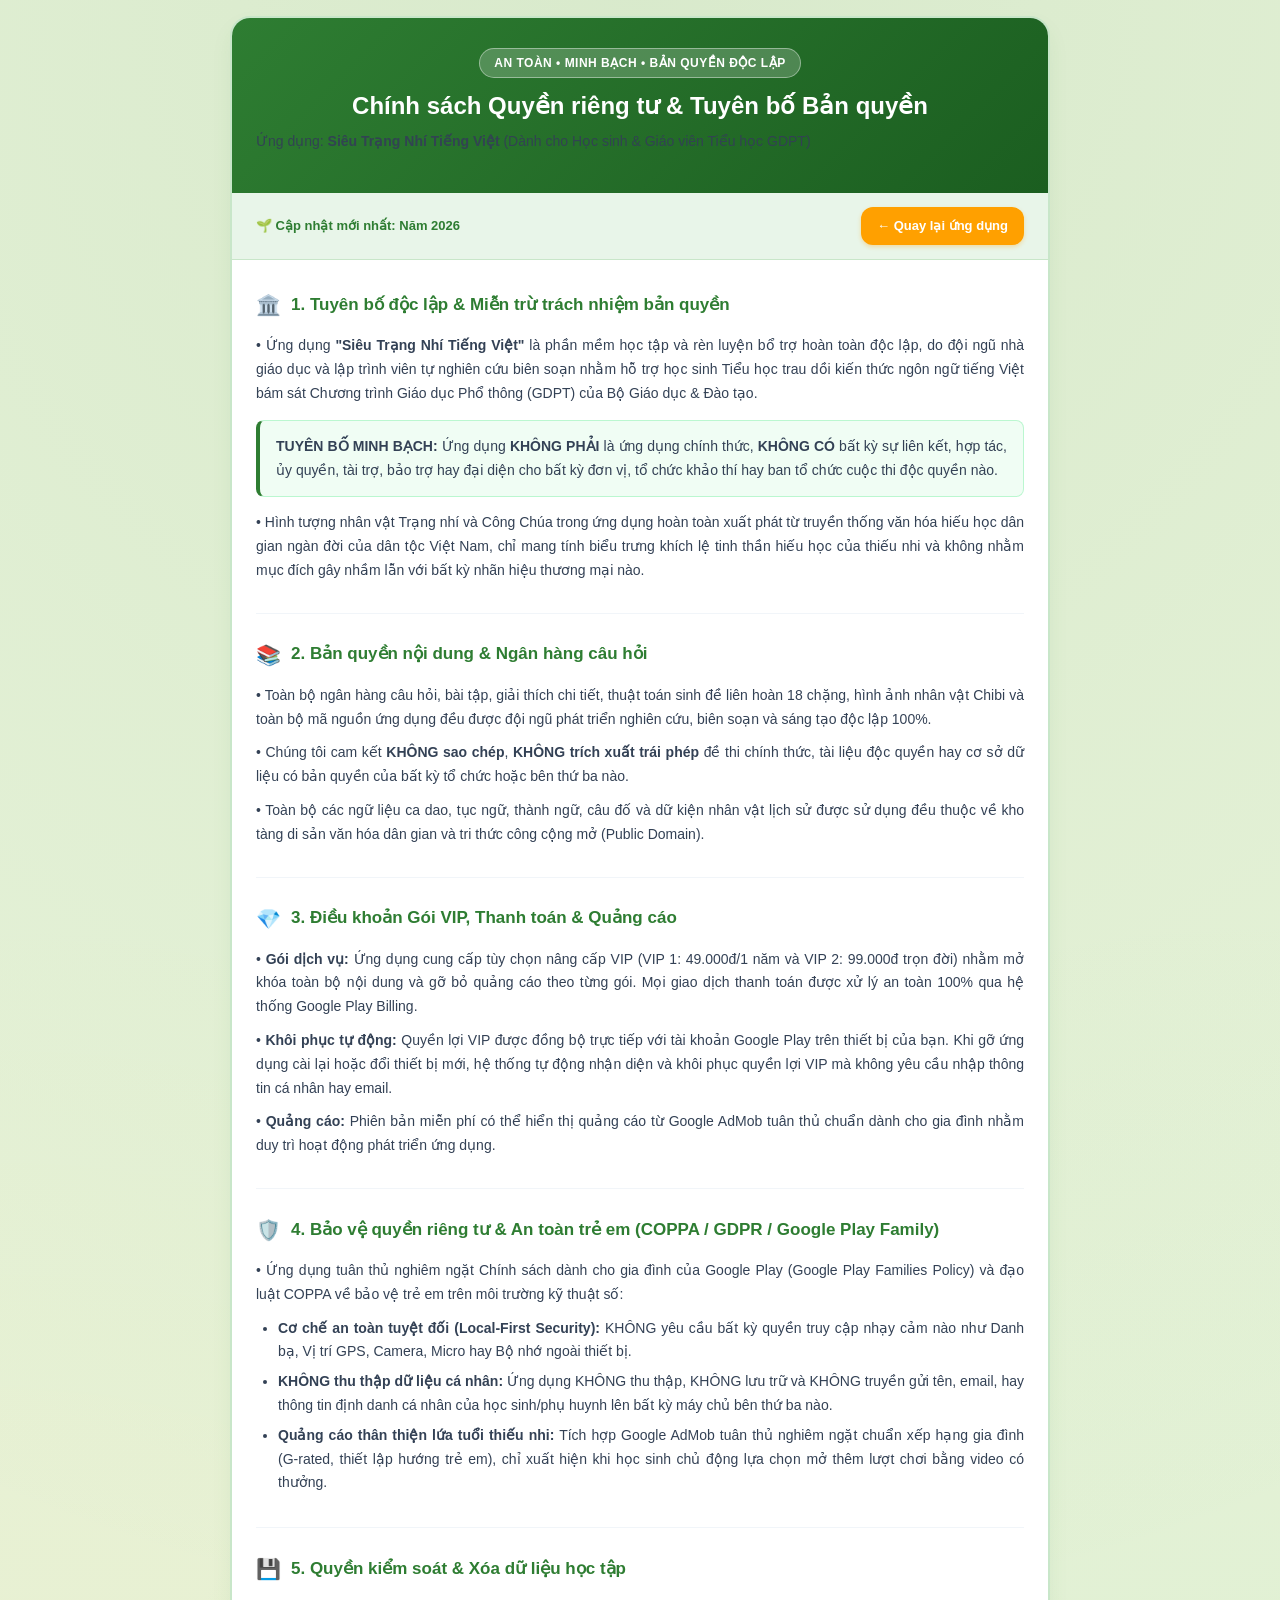
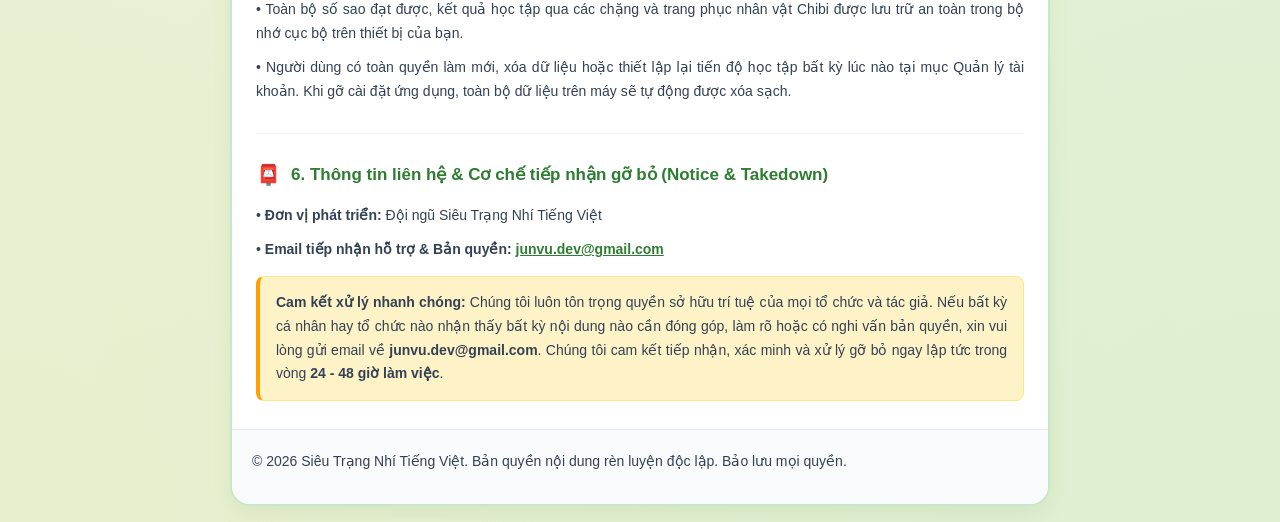
<file: privacy.html>
<!DOCTYPE html>
<html lang="vi">
<head>
  <meta charset="UTF-8">
  <meta name="viewport" content="width=device-width, initial-scale=1.0, maximum-scale=5.0">
  <title>Chính sách Quyền riêng tư & Bản quyền - Siêu Trạng Nhí Tiếng Việt</title>
  <style>
    :root {
      --primary: #2E7D32;
      --primary-dark: #1B5E20;
      --bg: #E7F3D9;
      --card-border: #C8E6C9;
      --accent: #FFA000;
      --text-main: #1E293B;
      --text-muted: #64748B;
    }
    * {
      box-sizing: border-box;
      margin: 0;
      padding: 0;
    }
    body {
      font-family: -apple-system, BlinkMacSystemFont, "Segoe UI", Roboto, "Helvetica Neue", Arial, sans-serif;
      line-height: 1.7;
      color: var(--text-main);
      background-color: var(--bg);
      background-image: 
        radial-gradient(circle at 50% 0%, rgba(46, 125, 50, 0.08) 0%, transparent 75%),
        radial-gradient(circle at 100% 100%, rgba(76, 175, 80, 0.06) 0%, transparent 50%),
        radial-gradient(circle at 0% 100%, rgba(255, 160, 0, 0.05) 0%, transparent 50%);
      padding: 16px;
      min-height: 100vh;
    }
    .wrapper {
      max-width: 820px;
      margin: 0 auto;
      background: #FFFFFF;
      border: 2px solid var(--card-border);
      border-radius: 20px;
      box-shadow: 0 10px 25px -5px rgba(46, 125, 50, 0.1);
      overflow: hidden;
    }
    .header {
      background: linear-gradient(135deg, #2E7D32 0%, #1B5E20 100%);
      color: #FFFFFF;
      padding: 30px 24px;
      text-align: center;
      position: relative;
    }
    .badge {
      display: inline-block;
      background: rgba(255, 255, 255, 0.2);
      border: 1px solid rgba(255, 255, 255, 0.4);
      padding: 4px 14px;
      border-radius: 999px;
      font-size: 12px;
      font-weight: 700;
      margin-bottom: 12px;
      text-transform: uppercase;
      letter-spacing: 0.5px;
    }
    .header h1 {
      font-size: 24px;
      font-weight: 900;
      margin-bottom: 8px;
      line-height: 1.3;
    }
    .header p {
      font-size: 14px;
      opacity: 0.95;
    }
    .nav-bar {
      display: flex;
      justify-content: space-between;
      align-items: center;
      padding: 14px 24px;
      background: #E8F5E9;
      border-bottom: 1px solid var(--card-border);
    }
    .btn-back {
      display: inline-flex;
      align-items: center;
      gap: 6px;
      background: var(--accent);
      color: #FFFFFF;
      padding: 8px 16px;
      border-radius: 12px;
      text-decoration: none;
      font-size: 13px;
      font-weight: 700;
      transition: all 0.2s ease;
      box-shadow: 0 2px 4px rgba(255, 160, 0, 0.3);
    }
    .btn-back:hover {
      background: #FF8F00;
      transform: translateY(-1px);
    }
    .content {
      padding: 28px 24px;
    }
    .section {
      margin-bottom: 24px;
      padding-bottom: 20px;
      border-bottom: 1px solid #F1F5F9;
    }
    .section:last-child {
      border-bottom: none;
      margin-bottom: 0;
      padding-bottom: 0;
    }
    .section-title {
      display: flex;
      align-items: center;
      gap: 10px;
      color: var(--primary);
      font-size: 17px;
      font-weight: 800;
      margin-bottom: 12px;
    }
    .icon {
      font-size: 20px;
    }
    p, li {
      font-size: 14px;
      color: #334155;
      margin-bottom: 10px;
      text-align: justify;
    }
    ul {
      padding-left: 22px;
      margin-bottom: 12px;
    }
    li {
      margin-bottom: 6px;
    }
    .highlight-box {
      background: #F0FDF4;
      border: 1px solid #BBF7D0;
      border-left: 4px solid var(--primary);
      padding: 14px 16px;
      border-radius: 8px;
      margin: 14px 0;
    }
    .contact-box {
      background: #FEF3C7;
      border: 1px solid #FDE68A;
      border-left: 4px solid var(--accent);
      padding: 14px 16px;
      border-radius: 8px;
      margin-top: 14px;
    }
    .footer {
      background: #F8FAFC;
      border-top: 1px solid #E2E8F0;
      padding: 20px;
      text-align: center;
      font-size: 13px;
      color: var(--text-muted);
    }
    @media (max-width: 640px) {
      body { padding: 10px; }
      .header h1 { font-size: 20px; }
      .content { padding: 20px 16px; }
    }
  </style>
</head>
<body>
  <div class="wrapper">
    <div class="header">
      <div class="badge">An Toàn • Minh Bạch • Bản Quyền Độc Lập</div>
      <h1>Chính sách Quyền riêng tư & Tuyên bố Bản quyền</h1>
      <p>Ứng dụng: <b>Siêu Trạng Nhí Tiếng Việt</b> (Dành cho Học sinh & Giáo viên Tiểu học GDPT)</p>
    </div>

    <div class="nav-bar">
      <span style="font-size: 13px; font-weight: 600; color: #2E7D32;">🌱 Cập nhật mới nhất: Năm 2026</span>
      <a href="index.html" class="btn-back">&#8592; Quay lại ứng dụng</a>
    </div>

    <div class="content">
      <!-- MỤC 1 -->
      <div class="section">
        <div class="section-title">
          <span class="icon">🏛️</span>
          <span>1. Tuyên bố độc lập & Miễn trừ trách nhiệm bản quyền</span>
        </div>
        <p>• Ứng dụng <b>"Siêu Trạng Nhí Tiếng Việt"</b> là phần mềm học tập và rèn luyện bổ trợ hoàn toàn độc lập, do đội ngũ nhà giáo dục và lập trình viên tự nghiên cứu biên soạn nhằm hỗ trợ học sinh Tiểu học trau dồi kiến thức ngôn ngữ tiếng Việt bám sát Chương trình Giáo dục Phổ thông (GDPT) của Bộ Giáo dục & Đào tạo.</p>
        <div class="highlight-box">
          <p style="margin: 0;"><b>TUYÊN BỐ MINH BẠCH:</b> Ứng dụng <b>KHÔNG PHẢI</b> là ứng dụng chính thức, <b>KHÔNG CÓ</b> bất kỳ sự liên kết, hợp tác, ủy quyền, tài trợ, bảo trợ hay đại diện cho bất kỳ đơn vị, tổ chức khảo thí hay ban tổ chức cuộc thi độc quyền nào.</p>
        </div>
        <p>• Hình tượng nhân vật Trạng nhí và Công Chúa trong ứng dụng hoàn toàn xuất phát từ truyền thống văn hóa hiếu học dân gian ngàn đời của dân tộc Việt Nam, chỉ mang tính biểu trưng khích lệ tinh thần hiếu học của thiếu nhi và không nhằm mục đích gây nhầm lẫn với bất kỳ nhãn hiệu thương mại nào.</p>
      </div>

      <!-- MỤC 2 -->
      <div class="section">
        <div class="section-title">
          <span class="icon">📚</span>
          <span>2. Bản quyền nội dung & Ngân hàng câu hỏi</span>
        </div>
        <p>• Toàn bộ ngân hàng câu hỏi, bài tập, giải thích chi tiết, thuật toán sinh đề liên hoàn 18 chặng, hình ảnh nhân vật Chibi và toàn bộ mã nguồn ứng dụng đều được đội ngũ phát triển nghiên cứu, biên soạn và sáng tạo độc lập 100%.</p>
        <p>• Chúng tôi cam kết <b>KHÔNG sao chép</b>, <b>KHÔNG trích xuất trái phép</b> đề thi chính thức, tài liệu độc quyền hay cơ sở dữ liệu có bản quyền của bất kỳ tổ chức hoặc bên thứ ba nào.</p>
        <p>• Toàn bộ các ngữ liệu ca dao, tục ngữ, thành ngữ, câu đố và dữ kiện nhân vật lịch sử được sử dụng đều thuộc về kho tàng di sản văn hóa dân gian và tri thức công cộng mở (Public Domain).</p>
      </div>

      <!-- MỤC 3: ĐIỀU KHOẢN GÓI VIP, THANH TOÁN & QUẢNG CÁO -->
      <div class="section">
        <div class="section-title">
          <span class="icon">💎</span>
          <span>3. Điều khoản Gói VIP, Thanh toán & Quảng cáo</span>
        </div>
        <p>• <b>Gói dịch vụ:</b> Ứng dụng cung cấp tùy chọn nâng cấp VIP (VIP 1: 49.000đ/1 năm và VIP 2: 99.000đ trọn đời) nhằm mở khóa toàn bộ nội dung và gỡ bỏ quảng cáo theo từng gói. Mọi giao dịch thanh toán được xử lý an toàn 100% qua hệ thống Google Play Billing.</p>
        <p>• <b>Khôi phục tự động:</b> Quyền lợi VIP được đồng bộ trực tiếp với tài khoản Google Play trên thiết bị của bạn. Khi gỡ ứng dụng cài lại hoặc đổi thiết bị mới, hệ thống tự động nhận diện và khôi phục quyền lợi VIP mà không yêu cầu nhập thông tin cá nhân hay email.</p>
        <p>• <b>Quảng cáo:</b> Phiên bản miễn phí có thể hiển thị quảng cáo từ Google AdMob tuân thủ chuẩn dành cho gia đình nhằm duy trì hoạt động phát triển ứng dụng.</p>
      </div>

      <!-- MỤC 4 -->
      <div class="section">
        <div class="section-title">
          <span class="icon">🛡️</span>
          <span>4. Bảo vệ quyền riêng tư & An toàn trẻ em (COPPA / GDPR / Google Play Family)</span>
        </div>
        <p>• Ứng dụng tuân thủ nghiêm ngặt Chính sách dành cho gia đình của Google Play (Google Play Families Policy) và đạo luật COPPA về bảo vệ trẻ em trên môi trường kỹ thuật số:</p>
        <ul>
          <li><b>Cơ chế an toàn tuyệt đối (Local-First Security):</b> KHÔNG yêu cầu bất kỳ quyền truy cập nhạy cảm nào như Danh bạ, Vị trí GPS, Camera, Micro hay Bộ nhớ ngoài thiết bị.</li>
          <li><b>KHÔNG thu thập dữ liệu cá nhân:</b> Ứng dụng KHÔNG thu thập, KHÔNG lưu trữ và KHÔNG truyền gửi tên, email, hay thông tin định danh cá nhân của học sinh/phụ huynh lên bất kỳ máy chủ bên thứ ba nào.</li>
          <li><b>Quảng cáo thân thiện lứa tuổi thiếu nhi:</b> Tích hợp Google AdMob tuân thủ nghiêm ngặt chuẩn xếp hạng gia đình (G-rated, thiết lập hướng trẻ em), chỉ xuất hiện khi học sinh chủ động lựa chọn mở thêm lượt chơi bằng video có thưởng.</li>
        </ul>
      </div>

      <!-- MỤC 5 -->
      <div class="section">
        <div class="section-title">
          <span class="icon">💾</span>
          <span>5. Quyền kiểm soát & Xóa dữ liệu học tập</span>
        </div>
        <p>• Toàn bộ số sao đạt được, kết quả học tập qua các chặng và trang phục nhân vật Chibi được lưu trữ an toàn trong bộ nhớ cục bộ trên thiết bị của bạn.</p>
        <p>• Người dùng có toàn quyền làm mới, xóa dữ liệu hoặc thiết lập lại tiến độ học tập bất kỳ lúc nào tại mục Quản lý tài khoản. Khi gỡ cài đặt ứng dụng, toàn bộ dữ liệu trên máy sẽ tự động được xóa sạch.</p>
      </div>

      <!-- MỤC 6 -->
      <div class="section">
        <div class="section-title">
          <span class="icon">📮</span>
          <span>6. Thông tin liên hệ & Cơ chế tiếp nhận gỡ bỏ (Notice & Takedown)</span>
        </div>
        <p>• <b>Đơn vị phát triển:</b> Đội ngũ Siêu Trạng Nhí Tiếng Việt</p>
        <p>• <b>Email tiếp nhận hỗ trợ & Bản quyền:</b> <a href="mailto:junvu.dev@gmail.com" style="color: #2E7D32; font-weight: bold;">junvu.dev@gmail.com</a></p>
        <div class="contact-box">
          <p style="margin: 0;"><b>Cam kết xử lý nhanh chóng:</b> Chúng tôi luôn tôn trọng quyền sở hữu trí tuệ của mọi tổ chức và tác giả. Nếu bất kỳ cá nhân hay tổ chức nào nhận thấy bất kỳ nội dung nào cần đóng góp, làm rõ hoặc có nghi vấn bản quyền, xin vui lòng gửi email về <b>junvu.dev@gmail.com</b>. Chúng tôi cam kết tiếp nhận, xác minh và xử lý gỡ bỏ ngay lập tức trong vòng <b>24 - 48 giờ làm việc</b>.</p>
        </div>
      </div>
    </div>

    <div class="footer">
      <p>&copy; 2026 Siêu Trạng Nhí Tiếng Việt. Bản quyền nội dung rèn luyện độc lập. Bảo lưu mọi quyền.</p>
    </div>
  </div>
</body>
</html>
</file>
